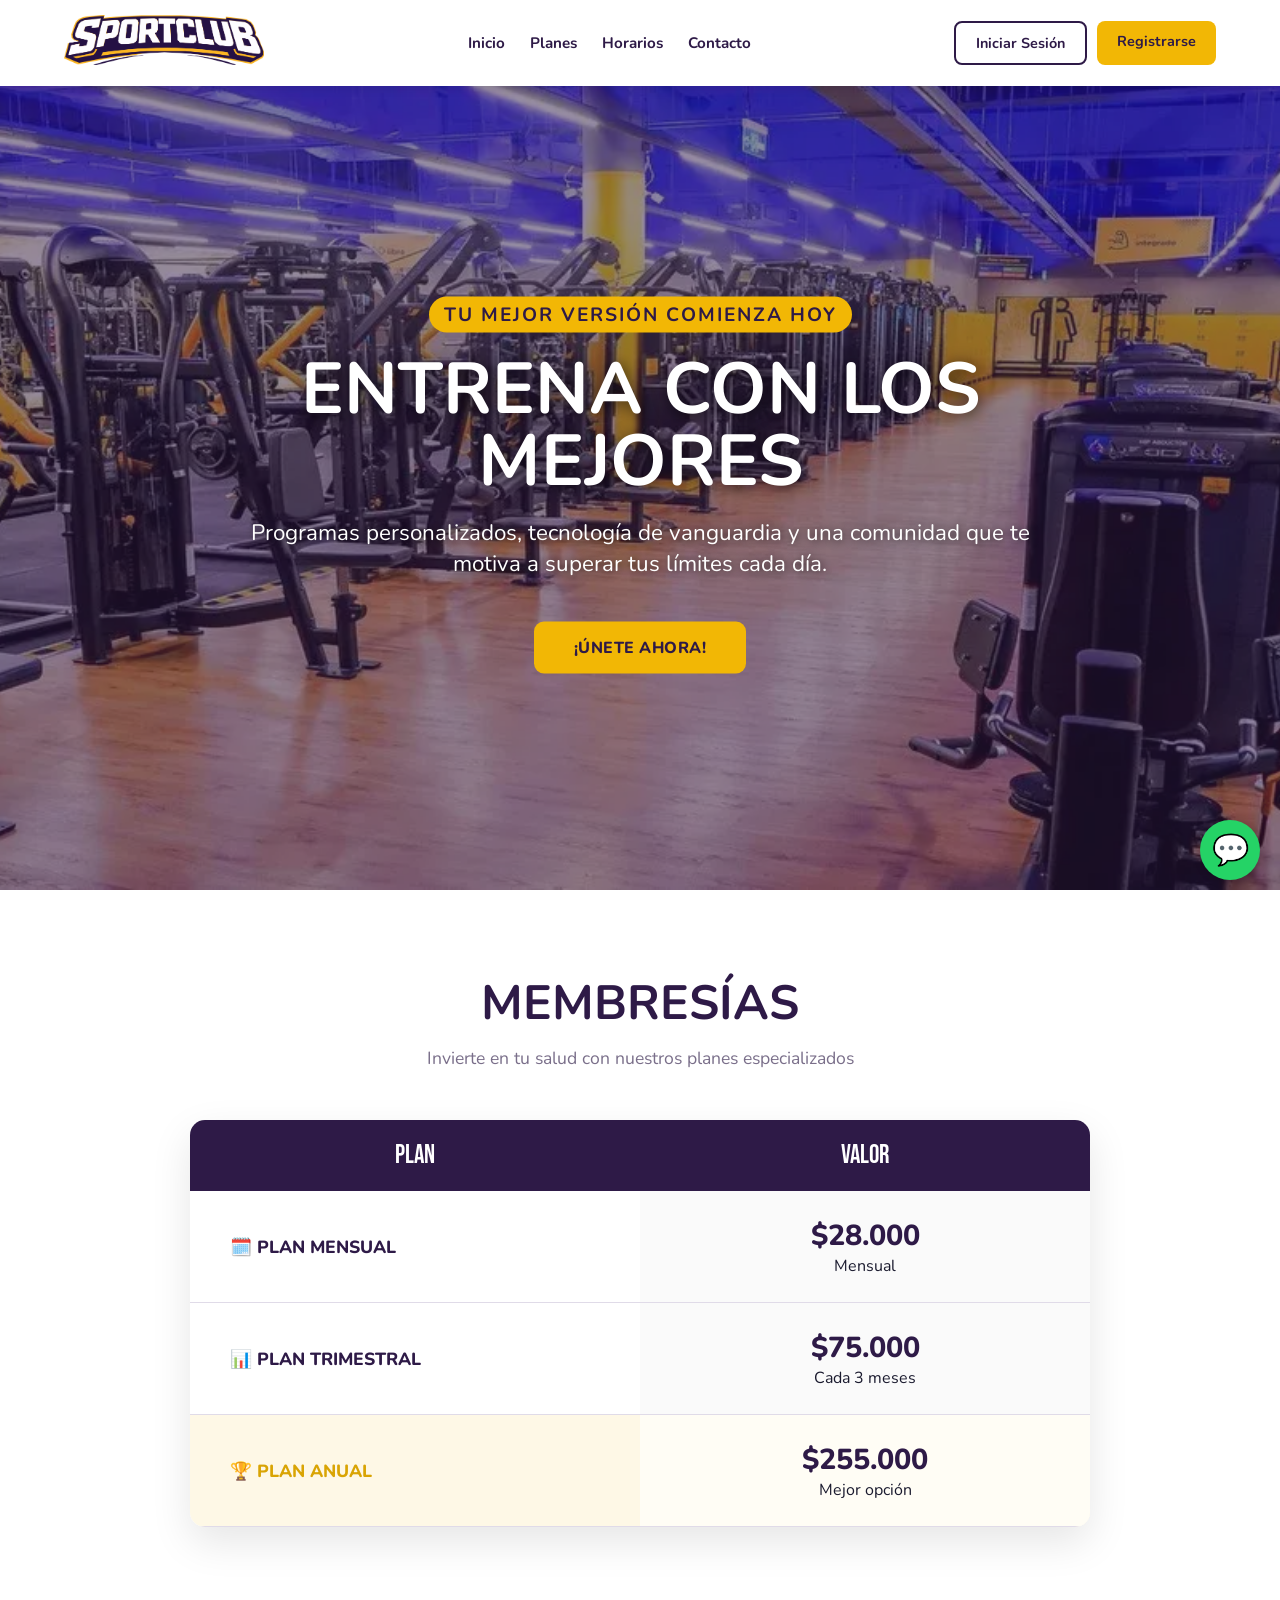
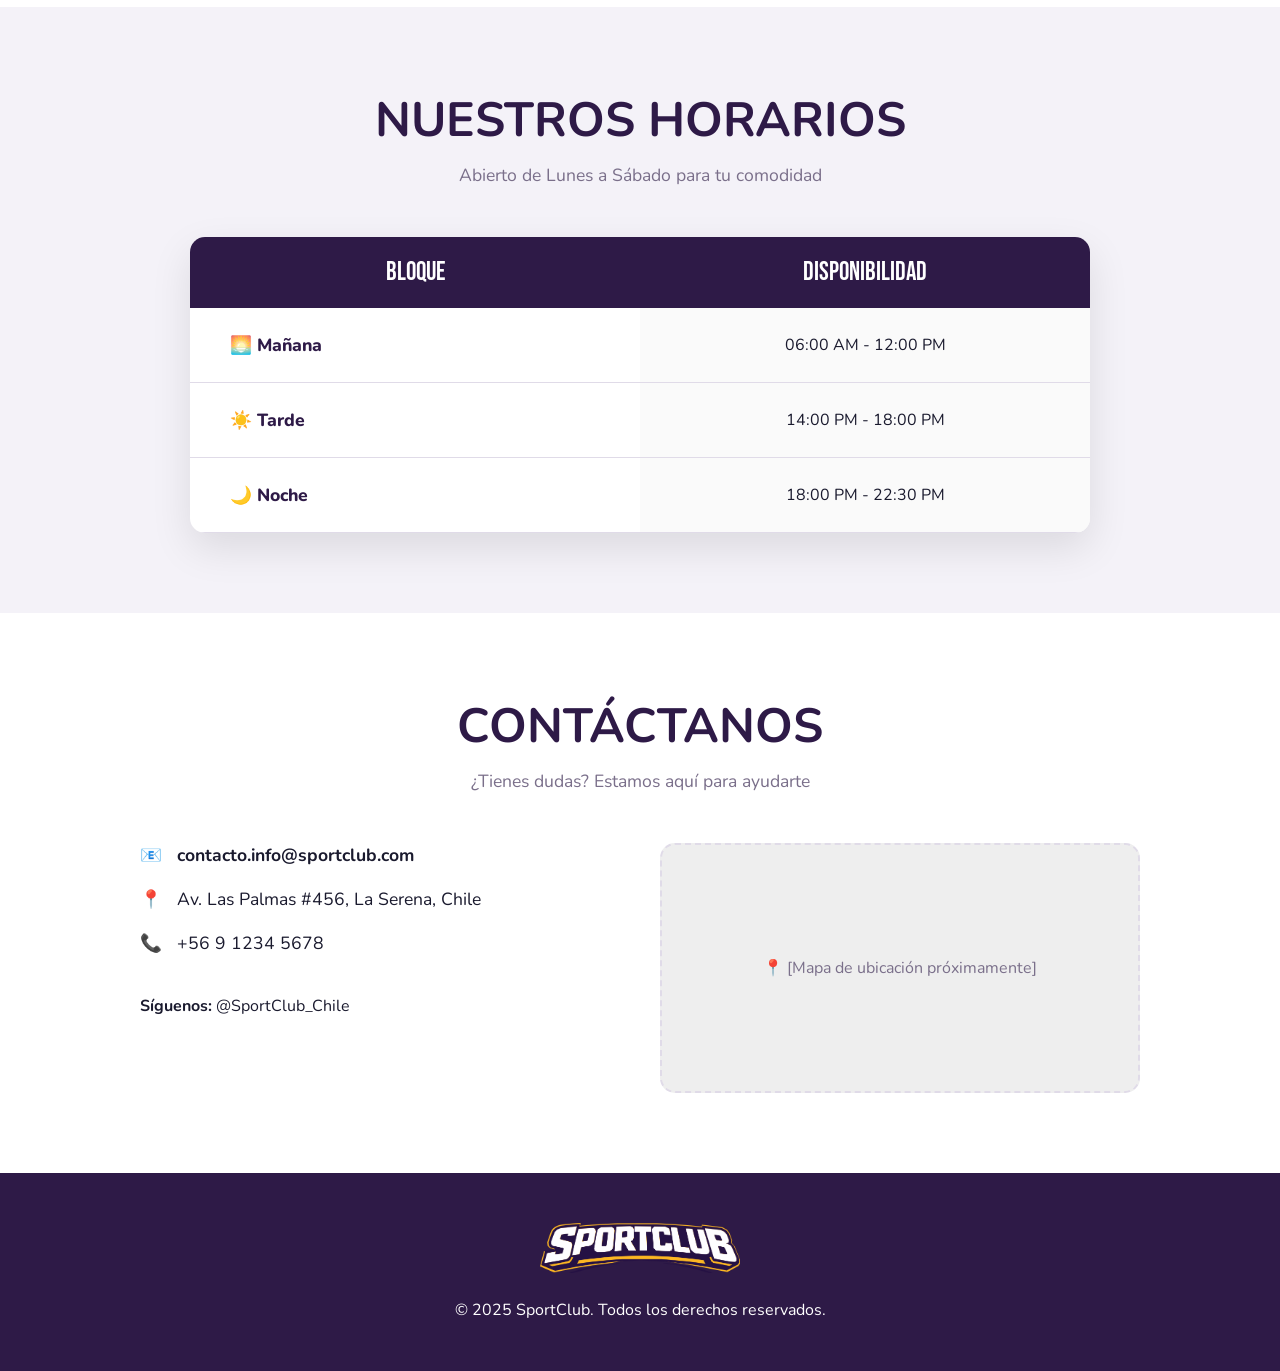
<file: index.html>
<!DOCTYPE html>
<html lang="es">
<head>
  <meta charset="UTF-8">
  <meta name="viewport" content="width=device-width, initial-scale=1.0">
  <title>SportClub – Tu mejor versión comienza hoy</title>
  <link rel="stylesheet" href="CSS/styles.css">
  <style>
    body {
      overflow-x: hidden;
    }

    .site-header {
      display: flex;
      justify-content: space-between;
      align-items: center;
      padding: 15px 5%;
      background-color: var(--white);
      box-shadow: 0 2px 10px rgba(0,0,0,0.1);
      position: fixed;
      top: 0;
      width: 100%;
      z-index: 1000;
    }

    .site-header .logo-container img {
      height: 50px;
    }

    .main-nav ul {
      list-style: none;
      display: flex;
      gap: 25px;
    }

    .main-nav a {
      text-decoration: none;
      color: var(--purple-dark);
      font-weight: 700;
      font-size: 0.95rem;
      transition: color 0.3s;
    }

    .main-nav a:hover {
      color: var(--yellow-hover);
    }

    .header-auth {
      display: flex;
      gap: 10px;
    }

    .header-auth .btn-sm {
      padding: 10px 20px;
      font-size: 0.9rem;
      border-radius: 8px;
      text-decoration: none;
      font-weight: 700;
    }

    .btn-login {
      border: 2px solid var(--purple-dark);
      color: var(--purple-dark);
    }

    .btn-register {
      background-color: var(--yellow);
      color: var(--purple-dark);
    }

    .hero-carousel {
      position: relative;
      width: 100%;
      height: 90vh;
      margin-top: 80px;
      overflow: hidden;
    }

    .carousel-container {
      display: flex;
      width: 300%;
      height: 100%;
      animation: carouselSlide 15s infinite;
    }

    .carousel-item {
      width: 100%;
      height: 100%;
      background-size: cover;
      background-position: center;
      position: relative;
    }

    .carousel-item::after {
      content: '';
      position: absolute;
      top: 0;
      left: 0;
      width: 100%;
      height: 100%;
      background-color: rgba(46, 26, 71, 0.5);
    }

    @keyframes carouselSlide {
      0%, 20% { transform: translateX(0); }
      25%, 45% { transform: translateX(-33.33%); }
      50%, 70% { transform: translateX(-66.66%); }
      75%, 100% { transform: translateX(0); }
    }

    .hero-content {
      position: absolute;
      top: 50%;
      left: 50%;
      transform: translate(-50%, -50%);
      text-align: center;
      color: var(--white);
      z-index: 10;
      width: 90%;
      max-width: 800px;
    }

    .hero-content h1 {
      font-size: 4.5rem;
      line-height: 1;
      margin-bottom: 20px;
      text-shadow: 2px 2px 15px rgba(0,0,0,0.6);
    }

    .hero-content .landing-tagline {
      display: inline-block;
      font-size: 1.2rem;
      font-weight: 700;
      text-transform: uppercase;
      letter-spacing: 2px;
      background-color: var(--yellow);
      color: var(--purple-dark);
      padding: 5px 15px;
      margin-bottom: 20px;
    }

    .hero-content p {
      font-size: 1.4rem;
      margin-bottom: 35px;
      text-shadow: 1px 1px 8px rgba(0,0,0,0.7);
    }

    .planes-section, .horarios-section, .contacto-section {
      padding: 80px 5%;
      background-color: var(--white);
    }

    .section-title {
      text-align: center;
      color: var(--purple-dark);
      font-size: 3rem;
      margin-bottom: 10px;
    }

    .section-subtitle {
      text-align: center;
      color: var(--text-muted);
      margin-bottom: 50px;
      font-size: 1.1rem;
    }

    .pricing-table, .horarios-table {
      max-width: 900px;
      margin: 0 auto;
      background-color: var(--white);
      border-radius: 15px;
      overflow: hidden;
      box-shadow: 0 15px 40px rgba(0,0,0,0.1);
    }

    .pricing-header, .horarios-header {
      display: grid;
      grid-template-columns: 1fr 1fr;
      background-color: var(--purple-dark);
      color: var(--white);
      font-family: 'Bebas Neue', sans-serif;
      font-size: 1.6rem;
      text-align: center;
      padding: 20px 0;
    }

    .pricing-row, .horarios-row {
      display: grid;
      grid-template-columns: 1fr 1fr;
      border-bottom: 1px solid var(--gray-mid);
    }

    .plan-name-col, .horario-col {
      padding: 25px 40px;
      display: flex;
      align-items: center;
      gap: 15px;
      color: var(--purple-dark);
      font-weight: 800;
      font-size: 1.1rem;
    }

    .price-col, .actividad-col {
      padding: 25px 40px;
      text-align: center;
      display: flex;
      flex-direction: column;
      justify-content: center;
      background-color: #fafafa;
    }

    .price-value {
      font-size: 1.8rem;
      font-weight: 800;
      color: var(--purple-dark);
    }

    .contacto-grid {
      display: grid;
      grid-template-columns: 1fr 1fr;
      gap: 40px;
      max-width: 1000px;
      margin: 0 auto;
    }

    .contacto-info {
      display: flex;
      flex-direction: column;
      gap: 20px;
    }

    .info-item {
      display: flex;
      align-items: center;
      gap: 15px;
      font-size: 1.1rem;
    }

    .info-item i {
      font-size: 1.5rem;
      color: var(--purple-dark);
    }

    .map-placeholder {
      width: 100%;
      height: 250px;
      background-color: #eee;
      border-radius: 15px;
      display: flex;
      align-items: center;
      justify-content: center;
      color: var(--text-muted);
      border: 2px dashed var(--gray-mid);
    }

    .whatsapp-float {
      position: fixed;
      bottom: 20px;
      right: 20px;
      background-color: #25d366;
      color: white;
      width: 60px;
      height: 60px;
      border-radius: 50%;
      display: flex;
      align-items: center;
      justify-content: center;
      font-size: 30px;
      box-shadow: 2px 2px 10px rgba(0,0,0,0.2);
      text-decoration: none;
      z-index: 1000;
    }

    .site-footer {
      background-color: var(--purple-dark);
      color: white;
      padding: 50px 5%;
      text-align: center;
    }

    @media (max-width: 768px) {
      .main-nav { display: none; }
      .hero-content h1 { font-size: 3rem; }
      .contacto-grid { grid-template-columns: 1fr; }
    }
  </style>
</head>
<body>

  <header class="site-header">
    <div class="logo-container">
      <img src="logo_empresa_letra_v1.png" alt="SportClub">
    </div>
    <nav class="main-nav">
      <ul>
        <li><a href="#">Inicio</a></li>
        <li><a href="#planes">Planes</a></li>
        <li><a href="#horarios">Horarios</a></li>
        <li><a href="#contacto">Contacto</a></li>
      </ul>
    </nav>
    <div class="header-auth">
      <a href="login.html" class="btn-sm btn-login">Iniciar Sesión</a>
      <a href="register.html" class="btn-sm btn-register">Registrarse</a>
    </div>
  </header>

  <section class="hero-carousel">
    <div class="carousel-container">
      <div class="carousel-item" style="background-image: url('img/gim1.webp');"></div>
      <div class="carousel-item" style="background-image: url('img/gim2.webp');"></div>
      <div class="carousel-item" style="background-image: url('img/gim3.jpg');"></div>
    </div>
    <div class="hero-content">
      <span class="landing-tagline">Tu mejor versión comienza hoy</span>
      <h1>ENTRENA CON LOS MEJORES</h1>
      <p>Programas personalizados, tecnología de vanguardia y una comunidad que te motiva a superar tus límites cada día.</p>
      <div style="display:flex; gap:15px; justify-content:center;">
        <a href="register.html" class="btn-primary btn-yellow" style="width:auto; padding:15px 40px; text-decoration:none;">¡ÚNETE AHORA!</a>
      </div>
    </div>
  </section>

  <section id="planes" class="planes-section">
    <h2 class="section-title">MEMBRESÍAS</h2>
    <p class="section-subtitle">Invierte en tu salud con nuestros planes especializados</p>
    <div class="pricing-table">
      <div class="pricing-header">
        <div>PLAN</div>
        <div>VALOR</div>
      </div>
      <div class="pricing-row">
        <div class="plan-name-col">🗓️ PLAN MENSUAL</div>
        <div class="price-col">
          <span class="price-value">$28.000</span>
          <span class="price-duration">Mensual</span>
        </div>
      </div>
      <div class="pricing-row">
        <div class="plan-name-col">📊 PLAN TRIMESTRAL</div>
        <div class="price-col">
          <span class="price-value">$75.000</span>
          <span class="price-duration">Cada 3 meses</span>
        </div>
      </div>
      <div class="pricing-row" style="background-color: #fef8e6;">
        <div class="plan-name-col" style="color:#d9a404;">🏆 PLAN ANUAL</div>
        <div class="price-col" style="background-color: #fffdf5;">
          <span class="price-value">$255.000</span>
          <span class="price-duration">Mejor opción</span>
        </div>
      </div>
    </div>
  </section>

  <section id="horarios" class="horarios-section" style="background-color: var(--gray-light);">
    <h2 class="section-title">NUESTROS HORARIOS</h2>
    <p class="section-subtitle">Abierto de Lunes a Sábado para tu comodidad</p>
    <div class="horarios-table">
      <div class="horarios-header">
        <div>BLOQUE</div>
        <div>DISPONIBILIDAD</div>
      </div>
      <div class="horarios-row">
        <div class="horario-col">🌅 Mañana</div>
        <div class="actividad-col">06:00 AM - 12:00 PM</div>
      </div>
      <div class="horarios-row">
        <div class="horario-col">☀️ Tarde</div>
        <div class="actividad-col">14:00 PM - 18:00 PM</div>
      </div>
      <div class="horarios-row">
        <div class="horario-col">🌙 Noche</div>
        <div class="actividad-col">18:00 PM - 22:30 PM</div>
      </div>
    </div>
  </section>

  <section id="contacto" class="contacto-section">
    <h2 class="section-title">CONTÁCTANOS</h2>
    <p class="section-subtitle">¿Tienes dudas? Estamos aquí para ayudarte</p>
    <div class="contacto-grid">
      <div class="contacto-info">
        <div class="info-item">
          <span>📧</span>
          <strong>contacto.info@sportclub.com</strong>
        </div>
        <div class="info-item">
          <span>📍</span>
          <span>Av. Las Palmas #456, La Serena, Chile</span>
        </div>
        <div class="info-item">
          <span>📞</span>
          <span>+56 9 1234 5678</span>
        </div>
        <div style="margin-top:20px;">
            <p><strong>Síguenos:</strong> @SportClub_Chile</p>
        </div>
      </div>
      <div class="map-placeholder">
        📍 [Mapa de ubicación próximamente]
      </div>
    </div>
  </section>

  <a href="#" class="whatsapp-float">💬</a>

  <footer class="site-footer">
    <img src="logo_empresa_letra_v1.png" alt="SportClub" style="height:50px; margin-bottom:20px;">
    <p>© 2025 SportClub. Todos los derechos reservados.</p>
  </footer>

</body>
</html>
</file>
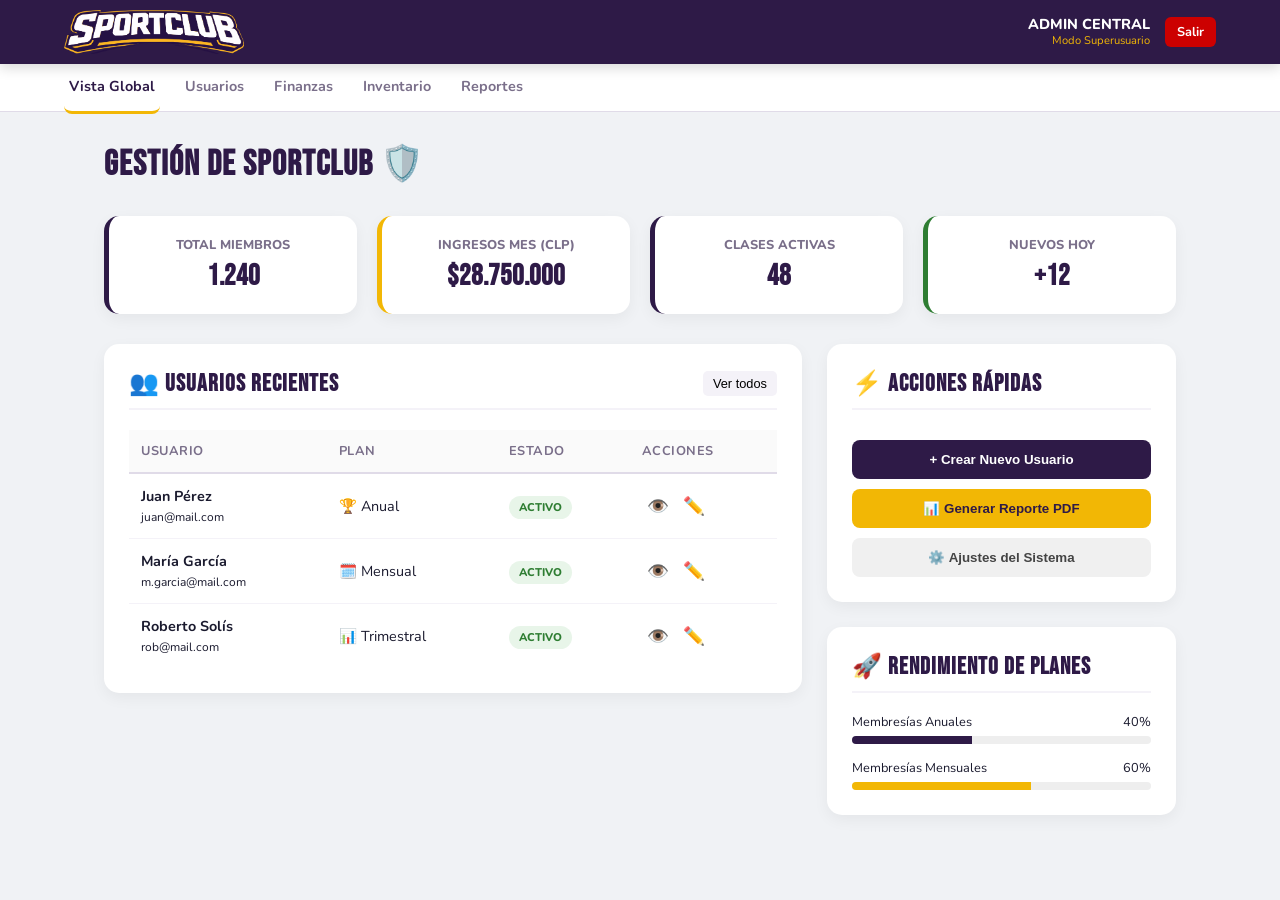
<file: dashboard-admin.html>
<!DOCTYPE html>
<html lang="es">
<head>
  <meta charset="UTF-8">
  <meta name="viewport" content="width=device-width, initial-scale=1.0">
  <title>Panel Control – SportClub</title>
  <link rel="stylesheet" href="CSS/styles.css">
  <style>
    body.dashboard {
      background-color: #f0f2f5;
    }

    .dash-header {
      background-color: var(--purple-dark);
      padding: 10px 5%;
      display: flex;
      justify-content: space-between;
      align-items: center;
      box-shadow: 0 4px 12px rgba(0,0,0,0.15);
    }

    .dash-header img {
      height: 45px;
    }

    .dash-nav {
      background: white;
      padding: 0 5%;
      display: flex;
      gap: 20px;
      border-bottom: 1px solid var(--gray-mid);
    }

    .dash-nav a {
      padding: 15px 5px;
      text-decoration: none;
      color: var(--text-muted);
      font-weight: 700;
      font-size: 0.9rem;
      border-bottom: 3px solid transparent;
      transition: all 0.3s;
    }

    .dash-nav a.active, .dash-nav a:hover {
      color: var(--purple-dark);
      border-bottom-color: var(--yellow);
    }

    .dash-main {
      padding: 30px 5%;
      max-width: 1200px;
      margin: 0 auto;
    }

    .stat-grid {
      display: grid;
      grid-template-columns: repeat(auto-fit, minmax(200px, 1fr));
      gap: 20px;
      margin-bottom: 30px;
    }

    .stat-card {
      background: white;
      padding: 20px;
      border-radius: 15px;
      box-shadow: 0 5px 15px rgba(0,0,0,0.05);
      border-left: 5px solid var(--purple-dark);
    }

    .stat-card span {
      display: block;
      font-size: 0.8rem;
      color: var(--text-muted);
      font-weight: 800;
      text-transform: uppercase;
      margin-bottom: 5px;
    }

    .stat-card strong {
      font-size: 1.8rem;
      color: var(--purple-dark);
      font-family: 'Bebas Neue', sans-serif;
    }

    .dashboard-content {
      display: grid;
      grid-template-columns: 2fr 1fr;
      gap: 25px;
    }

    .card {
      background: white;
      padding: 25px;
      border-radius: 15px;
      box-shadow: 0 5px 15px rgba(0,0,0,0.05);
      margin-bottom: 25px;
    }

    .card h3 {
      font-family: 'Bebas Neue', sans-serif;
      font-size: 1.5rem;
      margin-bottom: 20px;
      color: var(--purple-dark);
      display: flex;
      align-items: center;
      justify-content: space-between;
      border-bottom: 2px solid var(--gray-light);
      padding-bottom: 10px;
    }

    .dash-table {
      width: 100%;
      border-collapse: collapse;
    }

    .dash-table th {
      text-align: left;
      font-size: 0.8rem;
      color: var(--text-muted);
      padding: 12px;
      background: #fafafa;
    }

    .dash-table td {
      padding: 12px;
      border-top: 1px solid #f0f0f0;
      font-size: 0.9rem;
    }

    .status-pill {
      padding: 4px 10px;
      border-radius: 20px;
      font-size: 0.7rem;
      font-weight: 800;
      text-transform: uppercase;
    }

    .status-pill.active { background: #e8f5e9; color: #2e7d32; }
    .status-pill.pending { background: #fff3e0; color: #ef6c00; }

    .btn-icon {
      background: none;
      border: none;
      cursor: pointer;
      font-size: 1.1rem;
      padding: 5px;
      transition: transform 0.2s;
    }

    .btn-icon:hover { transform: scale(1.2); }

    .admin-action-btn {
      width: 100%;
      padding: 12px;
      background: var(--purple-dark);
      color: white;
      border: none;
      border-radius: 8px;
      font-weight: 700;
      cursor: pointer;
      margin-top: 10px;
    }

    @media (max-width: 900px) {
      .dashboard-content { grid-template-columns: 1fr; }
    }
  </style>
</head>
<body class="dashboard">

  <header class="dash-header">
    <img src="logo_empresa_letra_v1.png" alt="SportClub">
    <div style="display: flex; gap: 15px; align-items: center;">
      <div style="text-align: right; line-height: 1;">
        <div style="color: white; font-weight: 800; font-size: 0.9rem;">ADMIN CENTRAL</div>
        <small style="color: var(--yellow); font-size: 0.7rem;">Modo Superusuario</small>
      </div>
      <a href="index.html" style="text-decoration: none; background: #cc0000; color: white; padding: 6px 12px; border-radius: 6px; font-size: 0.8rem; font-weight: 700;">Salir</a>
    </div>
  </header>

  <nav class="dash-nav">
    <a href="#" class="active">Vista Global</a>
    <a href="#usuarios">Usuarios</a>
    <a href="#pagos">Finanzas</a>
    <a href="#inventario">Inventario</a>
    <a href="#reportes">Reportes</a>
  </nav>

  <main class="dash-main">
    
    <div style="margin-bottom: 30px;">
      <h2 style="color: var(--purple-dark); font-family: 'Bebas Neue', sans-serif; font-size: 2.2rem; letter-spacing: 1px;">Gestión de SportClub 🛡️</h2>
    </div>

    <div class="stat-grid">
      <div class="stat-card">
        <span>Total Miembros</span>
        <strong>1.240</strong>
      </div>
      <div class="stat-card" style="border-left-color: var(--yellow);">
        <span>Ingresos Mes (CLP)</span>
        <strong>$28.750.000</strong>
      </div>
      <div class="stat-card">
        <span>Clases Activas</span>
        <strong>48</strong>
      </div>
      <div class="stat-card" style="border-left-color: #2e7d32;">
        <span>Nuevos Hoy</span>
        <strong>+12</strong>
      </div>
    </div>

    <div class="dashboard-content">
      
      <div class="left-col">
        <div class="card">
          <h3>👥 Usuarios Recientes <button style="font-size: 0.8rem; background: var(--gray-light); border: none; padding: 5px 10px; border-radius: 5px; cursor: pointer;">Ver todos</button></h3>
          <table class="dash-table">
            <thead>
              <tr>
                <th>Usuario</th>
                <th>Plan</th>
                <th>Estado</th>
                <th>Acciones</th>
              </tr>
            </thead>
            <tbody>
              <tr>
                <td><strong>Juan Pérez</strong><br><small>juan@mail.com</small></td>
                <td>🏆 Anual</td>
                <td><span class="status-pill active">Activo</span></td>
                <td><button class="btn-icon">👁️</button> <button class="btn-icon">✏️</button></td>
              </tr>
              <tr>
                <td><strong>María García</strong><br><small>m.garcia@mail.com</small></td>
                <td>🗓️ Mensual</td>
                <td><span class="status-pill active">Activo</span></td>
                <td><button class="btn-icon">👁️</button> <button class="btn-icon">✏️</button></td>
              </tr>
              <tr>
                <td><strong>Roberto Solís</strong><br><small>rob@mail.com</small></td>
                <td>📊 Trimestral</td>
                <td><span class="status-pill active">Activo</span></td>
                <td><button class="btn-icon">👁️</button> <button class="btn-icon">✏️</button></td>
              </tr>
            </tbody>
          </table>
        </div>
      </div>

      <div class="right-col">
        <div class="card">
          <h3>⚡ Acciones Rápidas</h3>
          <button class="admin-action-btn">+ Crear Nuevo Usuario</button>
          <button class="admin-action-btn" style="background: var(--yellow); color: var(--purple-dark);">📊 Generar Reporte PDF</button>
          <button class="admin-action-btn" style="background: #f0f0f0; color: #444;">⚙️ Ajustes del Sistema</button>
        </div>

        <div class="card">
          <h3>🚀 Rendimiento de Planes</h3>
          <div style="margin-bottom: 15px;">
            <div style="display: flex; justify-content: space-between; font-size: 0.8rem; margin-bottom: 5px;">
              <span>Membresías Anuales</span>
              <span>40%</span>
            </div>
            <div style="background: #eee; height: 8px; border-radius: 4px; overflow: hidden;">
              <div style="background: var(--purple-dark); width: 40%; height: 100%;"></div>
            </div>
          </div>
          <div>
            <div style="display: flex; justify-content: space-between; font-size: 0.8rem; margin-bottom: 5px;">
              <span>Membresías Mensuales</span>
              <span>60%</span>
            </div>
            <div style="background: #eee; height: 8px; border-radius: 4px; overflow: hidden;">
              <div style="background: var(--yellow); width: 60%; height: 100%;"></div>
            </div>
          </div>
        </div>
      </div>

    </div>
  </main>

</body>
</html>
</file>
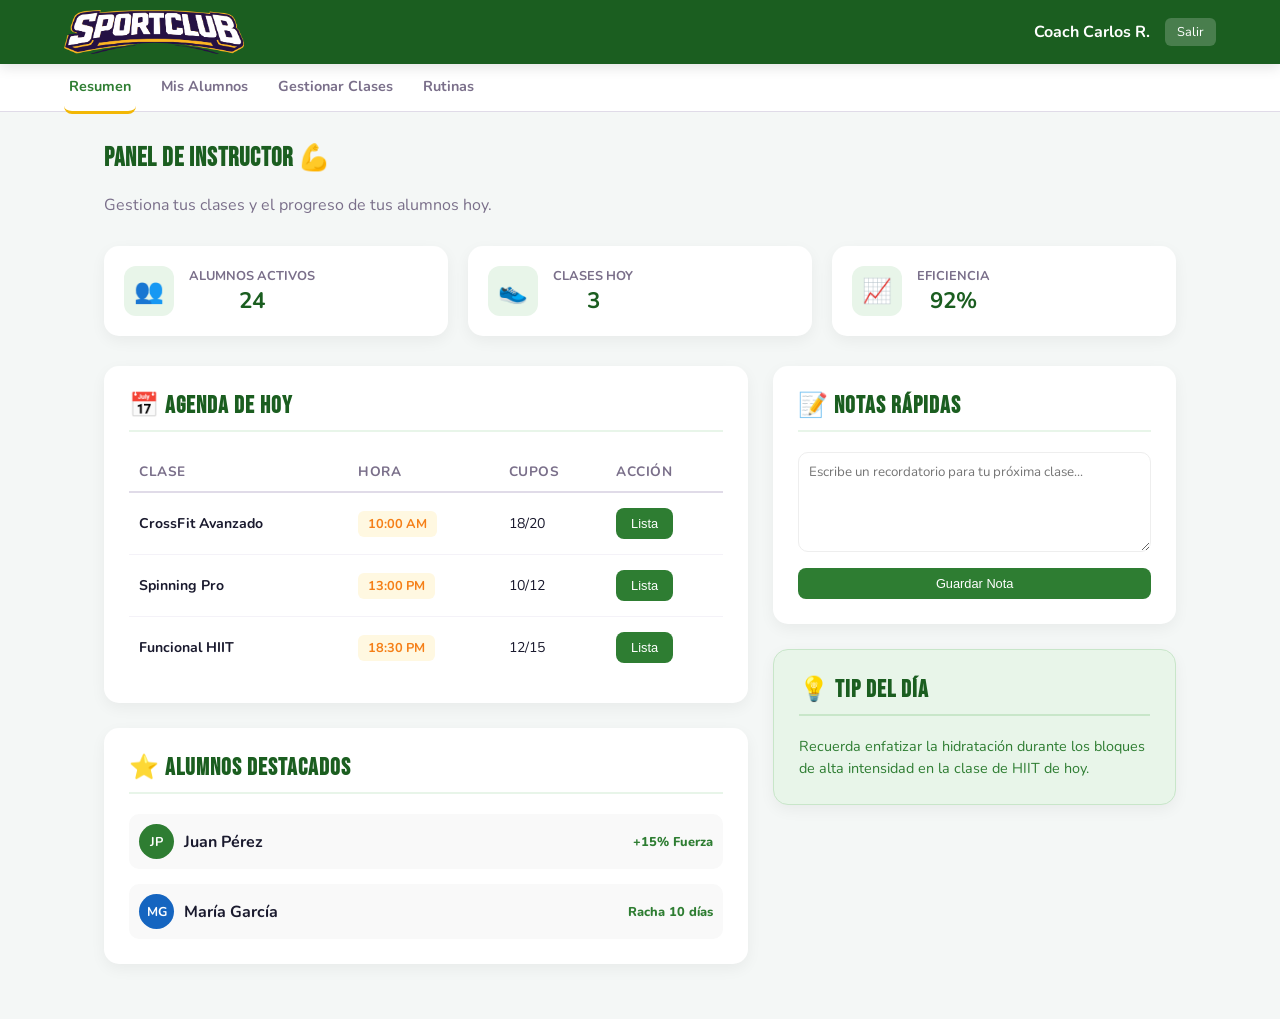
<file: dashboard-coach.html>
<!DOCTYPE html>
<html lang="es">
<head>
  <meta charset="UTF-8">
  <meta name="viewport" content="width=device-width, initial-scale=1.0">
  <title>Panel Coach – SportClub</title>
  <link rel="stylesheet" href="CSS/styles.css">
  <style>
    body.dashboard {
      background-color: #f4f7f6;
    }

    .dash-header {
      background-color: #1b5e20;
      padding: 10px 5%;
      display: flex;
      justify-content: space-between;
      align-items: center;
      box-shadow: 0 4px 12px rgba(0,0,0,0.1);
    }

    .dash-header img {
      height: 45px;
    }

    .dash-nav {
      background: white;
      padding: 0 5%;
      display: flex;
      gap: 20px;
      border-bottom: 1px solid var(--gray-mid);
    }

    .dash-nav a {
      padding: 15px 5px;
      text-decoration: none;
      color: var(--text-muted);
      font-weight: 700;
      font-size: 0.9rem;
      border-bottom: 3px solid transparent;
      transition: all 0.3s;
    }

    .dash-nav a.active, .dash-nav a:hover {
      color: #2e7d32;
      border-bottom-color: var(--yellow);
    }

    .dash-main {
      padding: 30px 5%;
      max-width: 1200px;
      margin: 0 auto;
    }

    .stat-grid {
      display: grid;
      grid-template-columns: repeat(auto-fit, minmax(220px, 1fr));
      gap: 20px;
      margin-bottom: 30px;
    }

    .stat-card {
      background: white;
      padding: 20px;
      border-radius: 15px;
      display: flex;
      align-items: center;
      gap: 15px;
      box-shadow: 0 5px 15px rgba(0,0,0,0.05);
    }

    .stat-icon {
      width: 50px;
      height: 50px;
      background: #e8f5e9;
      border-radius: 12px;
      display: flex;
      align-items: center;
      justify-content: center;
      font-size: 1.5rem;
    }

    .stat-info span {
      display: block;
      font-size: 0.8rem;
      color: var(--text-muted);
      font-weight: 700;
      text-transform: uppercase;
    }

    .stat-info strong {
      font-size: 1.4rem;
      color: #1b5e20;
    }

    .dashboard-content {
      display: grid;
      grid-template-columns: 1.6fr 1fr;
      gap: 25px;
    }

    .card {
      background: white;
      padding: 25px;
      border-radius: 15px;
      box-shadow: 0 5px 15px rgba(0,0,0,0.05);
      margin-bottom: 25px;
    }

    .card h3 {
      font-family: 'Bebas Neue', sans-serif;
      font-size: 1.5rem;
      margin-bottom: 20px;
      color: #1b5e20;
      display: flex;
      align-items: center;
      gap: 10px;
      border-bottom: 2px solid #e8f5e9;
      padding-bottom: 10px;
    }

    .dash-table {
      width: 100%;
      border-collapse: collapse;
    }

    .dash-table th {
      text-align: left;
      font-size: 0.85rem;
      color: var(--text-muted);
      padding: 10px;
    }

    .dash-table td {
      padding: 15px 10px;
      border-top: 1px solid #f0f0f0;
    }

    .user-avatar {
      width: 35px;
      height: 35px;
      background: #2e7d32;
      color: white;
      border-radius: 50%;
      display: flex;
      align-items: center;
      justify-content: center;
      font-weight: 700;
      font-size: 0.8rem;
    }

    .badge-time {
      background: #fff8e1;
      color: #f57f17;
      padding: 4px 10px;
      border-radius: 6px;
      font-weight: 700;
      font-size: 0.8rem;
    }

    .btn-action {
      background: #2e7d32;
      color: white;
      border: none;
      padding: 8px 15px;
      border-radius: 8px;
      font-size: 0.8rem;
      cursor: pointer;
    }

    @media (max-width: 900px) {
      .dashboard-content { grid-template-columns: 1fr; }
    }
  </style>
</head>
<body class="dashboard">

  <header class="dash-header">
    <img src="logo_empresa_letra_v1.png" alt="SportClub">
    <div style="display: flex; gap: 15px; align-items: center;">
      <span style="color: white; font-weight: 700;">Coach Carlos R.</span>
      <a href="index.html" style="text-decoration: none; background: rgba(255,255,255,0.2); color: white; padding: 5px 12px; border-radius: 6px; font-size: 0.8rem;">Salir</a>
    </div>
  </header>

  <nav class="dash-nav">
    <a href="#" class="active">Resumen</a>
    <a href="#alumnos">Mis Alumnos</a>
    <a href="#clases">Gestionar Clases</a>
    <a href="#rutinas">Rutinas</a>
  </nav>

  <main class="dash-main">
    
    <div style="margin-bottom: 30px;">
      <h2 style="color: #1b5e20;">Panel de Instructor 💪</h2>
      <p style="color: var(--text-muted);">Gestiona tus clases y el progreso de tus alumnos hoy.</p>
    </div>

    <div class="stat-grid">
      <div class="stat-card">
        <div class="stat-icon">👥</div>
        <div class="stat-info">
          <span>Alumnos Activos</span>
          <strong>24</strong>
        </div>
      </div>
      <div class="stat-card">
        <div class="stat-icon">👟</div>
        <div class="stat-info">
          <span>Clases Hoy</span>
          <strong>3</strong>
        </div>
      </div>
      <div class="stat-card">
        <div class="stat-icon">📈</div>
        <div class="stat-info">
          <span>Eficiencia</span>
          <strong>92%</strong>
        </div>
      </div>
    </div>

    <div class="dashboard-content">
      
      <div class="left-col">
        <div class="card">
          <h3>📅 Agenda de Hoy</h3>
          <table class="dash-table">
            <thead>
              <tr>
                <th>Clase</th>
                <th>Hora</th>
                <th>Cupos</th>
                <th>Acción</th>
              </tr>
            </thead>
            <tbody>
              <tr>
                <td><strong>CrossFit Avanzado</strong></td>
                <td><span class="badge-time">10:00 AM</span></td>
                <td>18/20</td>
                <td><button class="btn-action">Lista</button></td>
              </tr>
              <tr>
                <td><strong>Spinning Pro</strong></td>
                <td><span class="badge-time">13:00 PM</span></td>
                <td>10/12</td>
                <td><button class="btn-action">Lista</button></td>
              </tr>
              <tr>
                <td><strong>Funcional HIIT</strong></td>
                <td><span class="badge-time">18:30 PM</span></td>
                <td>12/15</td>
                <td><button class="btn-action">Lista</button></td>
              </tr>
            </tbody>
          </table>
        </div>

        <div class="card">
          <h3>⭐ Alumnos Destacados</h3>
          <div style="display: flex; flex-direction: column; gap: 15px;">
            <div style="display: flex; align-items: center; justify-content: space-between; padding: 10px; background: #f9f9f9; border-radius: 10px;">
              <div style="display: flex; align-items: center; gap: 10px;">
                <div class="user-avatar">JP</div>
                <span style="font-weight: 700;">Juan Pérez</span>
              </div>
              <span style="color: #2e7d32; font-size: 0.8rem; font-weight: 800;">+15% Fuerza</span>
            </div>
            <div style="display: flex; align-items: center; justify-content: space-between; padding: 10px; background: #f9f9f9; border-radius: 10px;">
              <div style="display: flex; align-items: center; gap: 10px;">
                <div class="user-avatar" style="background: #1565C0;">MG</div>
                <span style="font-weight: 700;">María García</span>
              </div>
              <span style="color: #2e7d32; font-size: 0.8rem; font-weight: 800;">Racha 10 días</span>
            </div>
          </div>
        </div>
      </div>

      <div class="right-col">
        <div class="card">
          <h3>📝 Notas Rápidas</h3>
          <textarea placeholder="Escribe un recordatorio para tu próxima clase..." style="width: 100%; height: 100px; border: 1px solid #eee; border-radius: 10px; padding: 10px; font-family: inherit; margin-bottom: 10px;"></textarea>
          <button class="btn-action" style="width: 100%;">Guardar Nota</button>
        </div>

        <div class="card" style="background: #e8f5e9; border: 1px solid #c8e6c9;">
          <h3 style="border-bottom-color: #c8e6c9;">💡 Tip del Día</h3>
          <p style="font-size: 0.9rem; color: #2e7d32; line-height: 1.5;">Recuerda enfatizar la hidratación durante los bloques de alta intensidad en la clase de HIIT de hoy.</p>
        </div>
      </div>

    </div>
  </main>

</body>
</html>
</file>
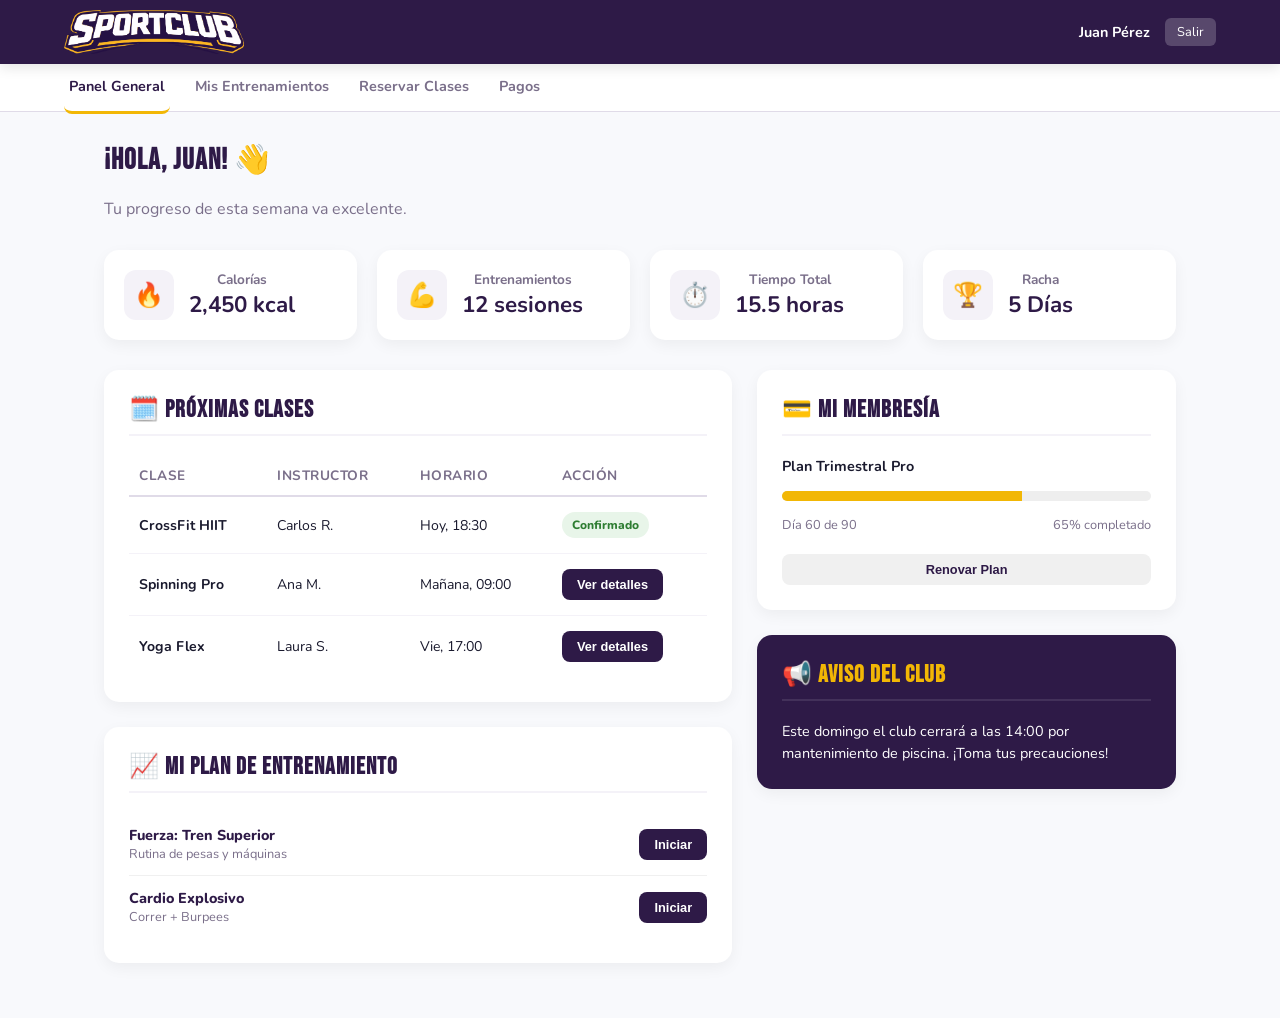
<file: dashboard-user.html>
<!DOCTYPE html>
<html lang="es">
<head>
  <meta charset="UTF-8">
  <meta name="viewport" content="width=device-width, initial-scale=1.0">
  <title>Mi Panel – SportClub</title>
  <link rel="stylesheet" href="CSS/styles.css">
  <style>
    body.dashboard {
      background-color: #f8f9fc;
    }

    .dash-header {
      background-color: var(--purple-dark);
      padding: 10px 5%;
      display: flex;
      justify-content: space-between;
      align-items: center;
      box-shadow: 0 4px 12px rgba(0,0,0,0.1);
    }

    .dash-header img {
      height: 45px;
    }

    .dash-nav {
      background: white;
      padding: 0 5%;
      display: flex;
      gap: 20px;
      border-bottom: 1px solid var(--gray-mid);
    }

    .dash-nav a {
      padding: 15px 5px;
      text-decoration: none;
      color: var(--text-muted);
      font-weight: 700;
      font-size: 0.9rem;
      border-bottom: 3px solid transparent;
      transition: all 0.3s;
    }

    .dash-nav a.active, .dash-nav a:hover {
      color: var(--purple-dark);
      border-bottom-color: var(--yellow);
    }

    .dash-main {
      padding: 30px 5%;
      max-width: 1200px;
      margin: 0 auto;
    }

    .welcome-box {
      margin-bottom: 30px;
    }

    .stat-grid {
      display: grid;
      grid-template-columns: repeat(auto-fit, minmax(240px, 1fr));
      gap: 20px;
      margin-bottom: 30px;
    }

    .stat-card {
      background: white;
      padding: 20px;
      border-radius: 15px;
      display: flex;
      align-items: center;
      gap: 15px;
      box-shadow: 0 5px 15px rgba(0,0,0,0.05);
      transition: transform 0.3s;
    }

    .stat-card:hover {
      transform: translateY(-5px);
    }

    .stat-icon {
      width: 50px;
      height: 50px;
      background: var(--gray-light);
      border-radius: 12px;
      display: flex;
      align-items: center;
      justify-content: center;
      font-size: 1.5rem;
    }

    .stat-info span {
      display: block;
      font-size: 0.85rem;
      color: var(--text-muted);
      font-weight: 700;
    }

    .stat-info strong {
      font-size: 1.4rem;
      color: var(--purple-dark);
    }

    .dashboard-content {
      display: grid;
      grid-template-columns: 1.5fr 1fr;
      gap: 25px;
    }

    .card {
      background: white;
      padding: 25px;
      border-radius: 15px;
      box-shadow: 0 5px 15px rgba(0,0,0,0.05);
      margin-bottom: 25px;
    }

    .card h3 {
      font-family: 'Bebas Neue', sans-serif;
      font-size: 1.5rem;
      margin-bottom: 20px;
      color: var(--purple-dark);
      display: flex;
      align-items: center;
      gap: 10px;
      border-bottom: 2px solid var(--gray-light);
      padding-bottom: 10px;
    }

    .progress-container {
      background: #eee;
      height: 10px;
      border-radius: 5px;
      margin: 15px 0;
      overflow: hidden;
    }

    .progress-bar {
      background: var(--yellow);
      height: 100%;
      width: 65%;
    }

    .item-list {
      list-style: none;
    }

    .item-list li {
      display: flex;
      justify-content: space-between;
      align-items: center;
      padding: 12px 0;
      border-bottom: 1px solid #f0f0f0;
    }

    .item-list li:last-child {
      border-bottom: none;
    }

    .dash-table {
      width: 100%;
      border-collapse: collapse;
    }

    .dash-table th {
      text-align: left;
      font-size: 0.85rem;
      color: var(--text-muted);
      padding: 10px;
    }

    .dash-table td {
      padding: 15px 10px;
      border-top: 1px solid #f0f0f0;
    }

    .badge {
      padding: 5px 10px;
      border-radius: 20px;
      font-size: 0.75rem;
      font-weight: 800;
      background: #e8f5e9;
      color: #2e7d32;
    }

    .btn-action {
      background: var(--purple-dark);
      color: white;
      border: none;
      padding: 8px 15px;
      border-radius: 8px;
      font-size: 0.8rem;
      font-weight: 700;
      cursor: pointer;
      transition: 0.3s;
    }

    .btn-action:hover {
      background: var(--yellow);
      color: var(--purple-dark);
    }

    @media (max-width: 900px) {
      .dashboard-content { grid-template-columns: 1fr; }
    }
  </style>
</head>
<body class="dashboard">

  <header class="dash-header">
    <img src="logo_empresa_letra_v1.png" alt="SportClub">
    <div style="display: flex; gap: 15px; align-items: center;">
      <span style="color: white; font-weight: 700; font-size: 0.9rem;">Juan Pérez</span>
      <a href="index.html" style="text-decoration: none; background: rgba(255,255,255,0.2); color: white; padding: 5px 12px; border-radius: 6px; font-size: 0.8rem;">Salir</a>
    </div>
  </header>

  <nav class="dash-nav">
    <a href="#" class="active">Panel General</a>
    <a href="#entrenamientos">Mis Entrenamientos</a>
    <a href="#clases">Reservar Clases</a>
    <a href="#pagos">Pagos</a>
  </nav>

  <main class="dash-main">
    
    <div class="welcome-box">
      <h2 style="color: var(--purple-dark); font-size: 1.8rem;">¡Hola, Juan! 👋</h2>
      <p style="color: var(--text-muted);">Tu progreso de esta semana va excelente.</p>
    </div>

    <div class="stat-grid">
      <div class="stat-card">
        <div class="stat-icon">🔥</div>
        <div class="stat-info">
          <span>Calorías</span>
          <strong>2,450 kcal</strong>
        </div>
      </div>
      <div class="stat-card">
        <div class="stat-icon">💪</div>
        <div class="stat-info">
          <span>Entrenamientos</span>
          <strong>12 sesiones</strong>
        </div>
      </div>
      <div class="stat-card">
        <div class="stat-icon">⏱️</div>
        <div class="stat-info">
          <span>Tiempo Total</span>
          <strong>15.5 horas</strong>
        </div>
      </div>
      <div class="stat-card">
        <div class="stat-icon">🏆</div>
        <div class="stat-info">
          <span>Racha</span>
          <strong>5 Días</strong>
        </div>
      </div>
    </div>

    <div class="dashboard-content">
      
      <div class="left-col">
        <div class="card">
          <h3>🗓️ Próximas Clases</h3>
          <table class="dash-table">
            <thead>
              <tr>
                <th>Clase</th>
                <th>Instructor</th>
                <th>Horario</th>
                <th>Acción</th>
              </tr>
            </thead>
            <tbody>
              <tr>
                <td><strong>CrossFit HIIT</strong></td>
                <td>Carlos R.</td>
                <td>Hoy, 18:30</td>
                <td><span class="badge">Confirmado</span></td>
              </tr>
              <tr>
                <td><strong>Spinning Pro</strong></td>
                <td>Ana M.</td>
                <td>Mañana, 09:00</td>
                <td><button class="btn-action">Ver detalles</button></td>
              </tr>
              <tr>
                <td><strong>Yoga Flex</strong></td>
                <td>Laura S.</td>
                <td>Vie, 17:00</td>
                <td><button class="btn-action">Ver detalles</button></td>
              </tr>
            </tbody>
          </table>
        </div>

        <div class="card">
          <h3>📈 Mi Plan de Entrenamiento</h3>
          <ul class="item-list">
            <li>
              <div>
                <div style="font-weight: 800; color: var(--purple-dark);">Fuerza: Tren Superior</div>
                <div style="font-size: 0.8rem; color: var(--text-muted);">Rutina de pesas y máquinas</div>
              </div>
              <button class="btn-action">Iniciar</button>
            </li>
            <li>
              <div>
                <div style="font-weight: 800; color: var(--purple-dark);">Cardio Explosivo</div>
                <div style="font-size: 0.8rem; color: var(--text-muted);">Correr + Burpees</div>
              </div>
              <button class="btn-action">Iniciar</button>
            </li>
          </ul>
        </div>
      </div>

      <div class="right-col">
        <div class="card">
          <h3>💳 Mi Membresía</h3>
          <p style="font-size: 0.9rem; font-weight: 700;">Plan Trimestral Pro</p>
          <div class="progress-container">
            <div class="progress-bar"></div>
          </div>
          <div style="display: flex; justify-content: space-between; font-size: 0.8rem; color: var(--text-muted);">
            <span>Día 60 de 90</span>
            <span>65% completado</span>
          </div>
          <button class="btn-action" style="width: 100%; margin-top: 20px; background: #f0f0f0; color: var(--purple-dark);">Renovar Plan</button>
        </div>

        <div class="card" style="background: var(--purple-dark); color: white;">
          <h3 style="color: var(--yellow); border-color: rgba(255,255,255,0.1);">📢 Aviso del Club</h3>
          <p style="font-size: 0.9rem; line-height: 1.5;">Este domingo el club cerrará a las 14:00 por mantenimiento de piscina. ¡Toma tus precauciones!</p>
        </div>
      </div>

    </div>
  </main>

</body>
</html>
</file>
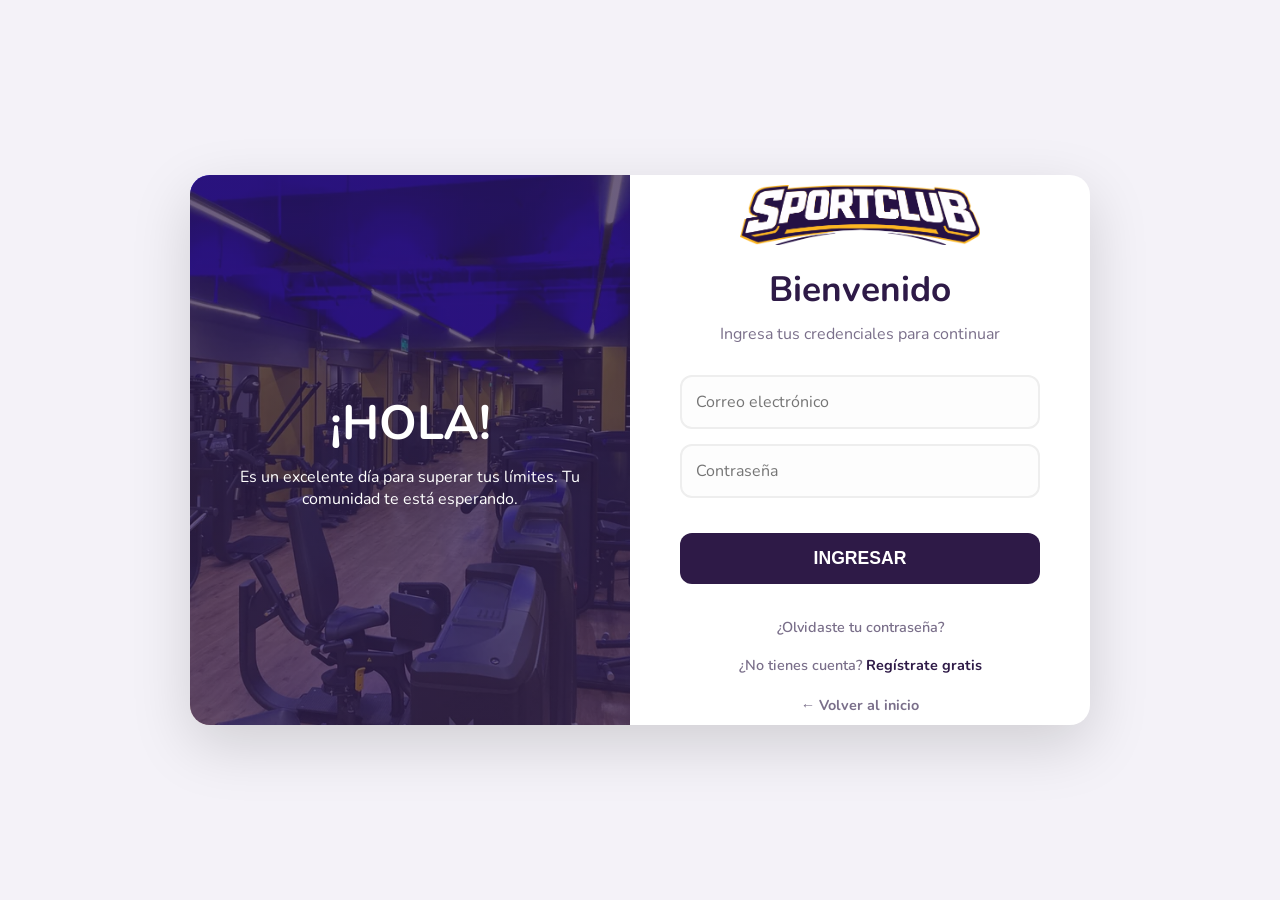
<file: login.html>
<!DOCTYPE html>
<html lang="es">
<head>
  <meta charset="UTF-8">
  <meta name="viewport" content="width=device-width, initial-scale=1.0">
  <title>Iniciar Sesión – SportClub</title>
  <link rel="stylesheet" href="CSS/styles.css">
  <style>
    body {
      margin: 0;
      padding: 0;
      height: 100vh;
      display: flex;
      align-items: center;
      justify-content: center;
      background: #f4f2f8;
    }

    .login-container {
      display: flex;
      width: 900px;
      height: 550px;
      background: white;
      border-radius: 20px;
      overflow: hidden;
      box-shadow: 0 20px 60px rgba(0,0,0,0.15);
    }

    .login-image {
      flex: 1;
      background: linear-gradient(rgba(46, 26, 71, 0.7), rgba(46, 26, 71, 0.7)), url('img/gim4.jpg');
      background-size: cover;
      background-position: center;
      display: flex;
      flex-direction: column;
      justify-content: center;
      align-items: center;
      color: white;
      padding: 40px;
      text-align: center;
    }

    .login-image h2 {
      font-size: 3rem;
      margin-bottom: 10px;
    }

    .login-form-side {
      flex: 1;
      padding: 50px;
      display: flex;
      flex-direction: column;
      justify-content: center;
    }

    .auth-logo {
      height: 60px;
      margin-bottom: 20px;
      align-self: center;
    }

    .login-form-side h1 {
      font-size: 2.2rem;
      color: var(--purple-dark);
      margin-bottom: 10px;
      text-align: center;
    }

    .subtitle {
      text-align: center;
      color: var(--text-muted);
      margin-bottom: 30px;
    }

    .form-group input {
      width: 100%;
      padding: 14px;
      border: 2px solid #eee;
      border-radius: 12px;
      font-size: 1rem;
      transition: all 0.3s;
      background: #fdfdfd;
    }

    .form-group input:focus {
      border-color: var(--purple-dark);
      background: white;
      box-shadow: 0 5px 15px rgba(46, 26, 71, 0.1);
      outline: none;
    }

    .btn-login-submit {
      width: 100%;
      padding: 15px;
      background-color: var(--purple-dark);
      color: white;
      border: none;
      border-radius: 12px;
      font-size: 1.1rem;
      font-weight: 800;
      cursor: pointer;
      transition: all 0.3s;
      margin-top: 10px;
    }

    .btn-login-submit:hover {
      background-color: var(--purple-mid);
      transform: translateY(-2px);
      box-shadow: 0 8px 20px rgba(46, 26, 71, 0.2);
    }

    .auth-links {
      margin-top: 25px;
      text-align: center;
      display: flex;
      flex-direction: column;
      gap: 10px;
    }

    .auth-links a {
      text-decoration: none;
      color: var(--text-muted);
      font-size: 0.9rem;
      transition: color 0.3s;
    }

    .auth-links a:hover {
      color: var(--purple-dark);
    }

    .auth-links strong {
      color: var(--purple-dark);
    }

    @media (max-width: 850px) {
      .login-image { display: none; }
      .login-container { width: 400px; height: auto; }
    }
  </style>
</head>
<body>

  <div class="login-container">
    
    <div class="login-image">
      <h2>¡HOLA!</h2>
      <p>Es un excelente día para superar tus límites. Tu comunidad te está esperando.</p>
    </div>

    <div class="login-form-side">
      <img src="logo_empresa_letra_v1.png" alt="SportClub" class="auth-logo">
      <h1>Bienvenido</h1>
      <p class="subtitle">Ingresa tus credenciales para continuar</p>

      <form onsubmit="return handleLogin(event)">
        <div class="form-group" style="margin-bottom: 15px;">
          <input type="email" id="email" placeholder="Correo electrónico" required>
        </div>

        <div class="form-group" style="margin-bottom: 25px;">
          <input type="password" id="password" placeholder="Contraseña" required>
        </div>

        <button type="submit" class="btn-login-submit">INGRESAR</button>
      </form>

      <div class="auth-links">
        <a href="recover.html">¿Olvidaste tu contraseña?</a>
        <a href="register.html">¿No tienes cuenta? <strong>Regístrate gratis</strong></a>
        <a href="index.html" style="margin-top:10px; font-weight:700;">← Volver al inicio</a>
      </div>
    </div>

  </div>

  <script>
    function handleLogin(event) {
      event.preventDefault();
      
      const email = document.getElementById('email').value.toLowerCase();
      let destino = 'dashboard-user.html';

      if (email === 'carlosr@coach.com') {
        destino = 'dashboard-coach.html';
      } else if (email.endsWith('@admin.com')) {
        destino = 'dashboard-admin.html';
      }

      window.location.href = destino;
      return false;
    }
  </script>

</body>
</html>
</file>
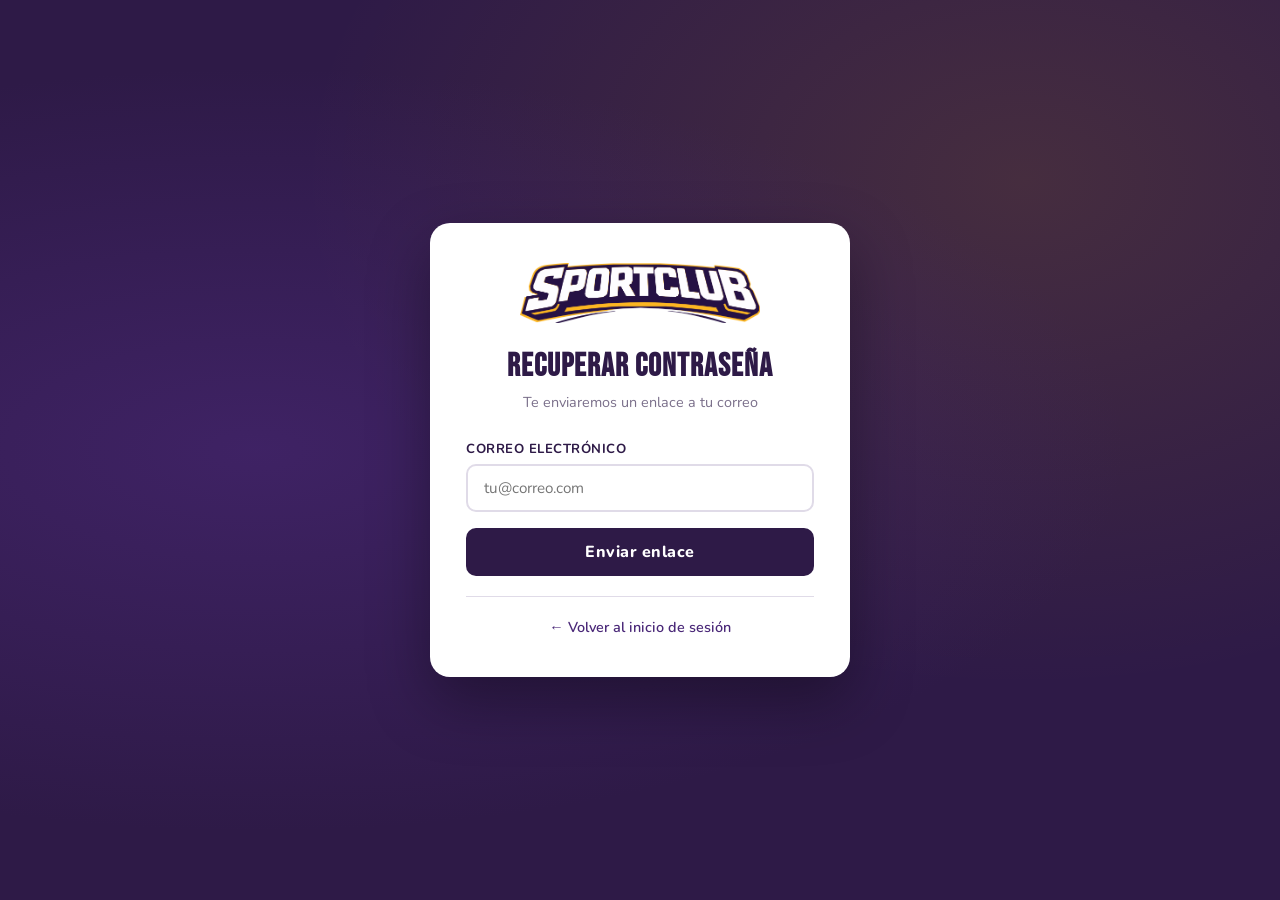
<file: recover.html>
<!DOCTYPE html>
<html lang="es">
<head>
  <meta charset="UTF-8">
  <meta name="viewport" content="width=device-width, initial-scale=1.0">
  <title>Recuperar Contraseña – SportClub</title>
  <link rel="stylesheet" href="CSS/styles.css">
</head>
<body class="centered-page">

  <div class="auth-card">
    <img src="logo_empresa_letra_v1.png" alt="SportClub" class="auth-logo">
    <h1>Recuperar Contraseña</h1>
    <p class="subtitle">Te enviaremos un enlace a tu correo</p>

    <div class="alert success" id="successMsg">
      ✅ ¡Correo enviado! Revisa tu bandeja de entrada.
    </div>

    <form id="recoverForm" onsubmit="return handleRecover(event)">

      <div class="form-group">
        <label for="email">Correo electrónico</label>
        <input type="email" id="email" placeholder="tu@correo.com" required>
      </div>

      <button type="submit" class="btn-primary">Enviar enlace</button>
    </form>

    <hr class="divider">

    <div class="auth-links">
      <a href="login.html">← Volver al inicio de sesión</a>
    </div>
  </div>

  <script>
    document.getElementById('successMsg').style.display = 'none';

    function handleRecover(e) {
      e.preventDefault();
      document.getElementById('recoverForm').style.display = 'none';
      document.getElementById('successMsg').style.display = 'block';
      return false;
    }
  </script>

</body>
</html>
</file>
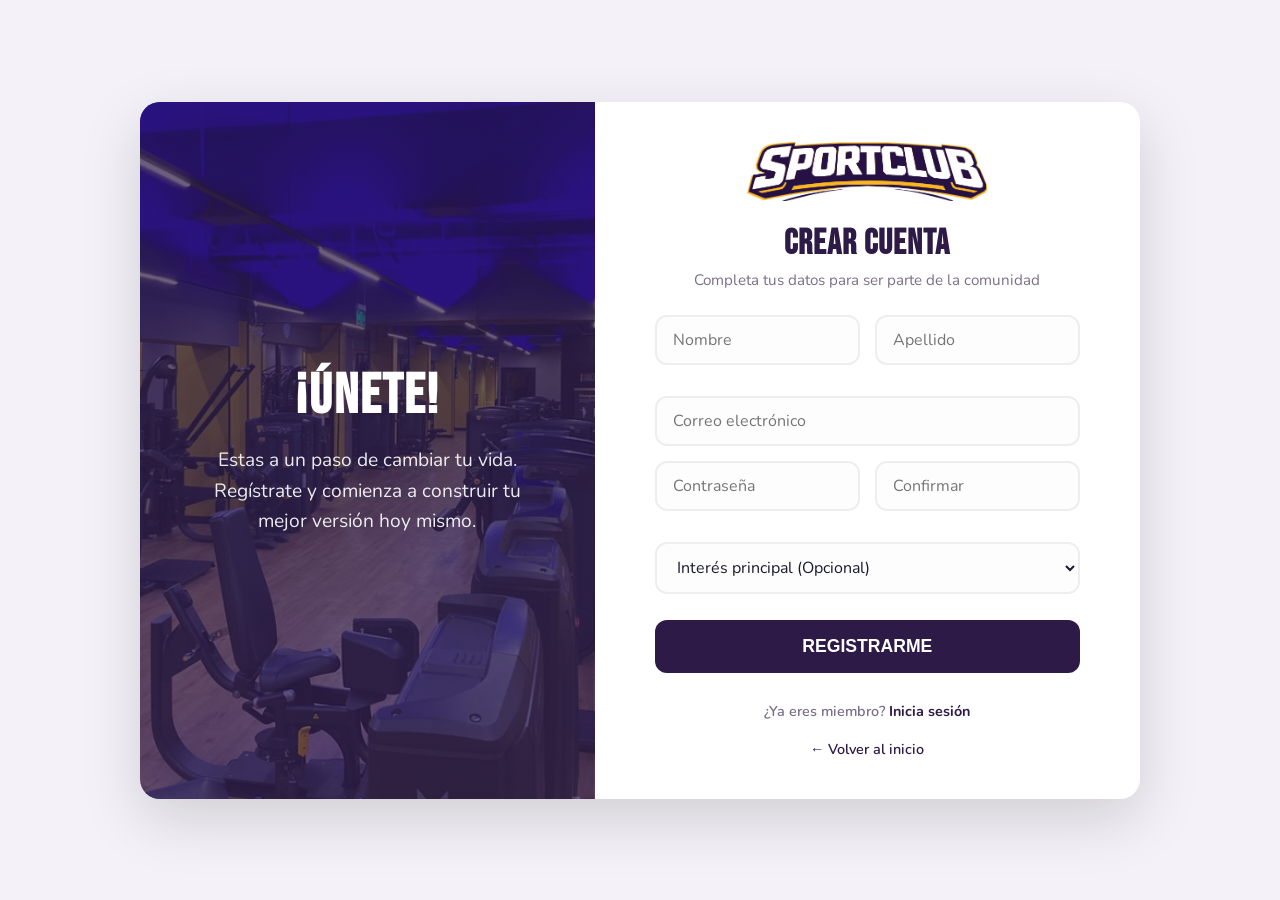
<file: register.html>
<!DOCTYPE html>
<html lang="es">
<head>
  <meta charset="UTF-8">
  <meta name="viewport" content="width=device-width, initial-scale=1.0">
  <title>Crear Cuenta – SportClub</title>
  <link rel="stylesheet" href="CSS/styles.css">
  <style>
    body {
      margin: 0;
      padding: 0;
      min-height: 100vh;
      display: flex;
      align-items: center;
      justify-content: center;
      background: #f4f2f8;
      font-family: 'Nunito', sans-serif;
    }

    .register-container {
      display: flex;
      width: 1000px;
      min-height: 650px;
      background: white;
      border-radius: 20px;
      overflow: hidden;
      box-shadow: 0 20px 60px rgba(0,0,0,0.15);
      margin: 20px;
    }

    .register-image {
      flex: 1;
      background: linear-gradient(rgba(46, 26, 71, 0.7), rgba(46, 26, 71, 0.7)), url('img/gim4.jpg');
      background-size: cover;
      background-position: center;
      display: flex;
      flex-direction: column;
      justify-content: center;
      align-items: center;
      color: white;
      padding: 50px;
      text-align: center;
    }

    .register-image h2 {
      font-size: 3.5rem;
      margin-bottom: 15px;
      font-family: 'Bebas Neue', sans-serif;
      letter-spacing: 2px;
    }

    .register-image p {
      font-size: 1.2rem;
      opacity: 0.9;
      line-height: 1.6;
    }

    .register-form-side {
      flex: 1.2;
      padding: 40px 60px;
      display: flex;
      flex-direction: column;
      justify-content: center;
    }

    .auth-logo {
      height: 60px;
      margin-bottom: 20px;
      margin-top: 0;
      align-self: center;
      object-fit: contain;
    }

    .register-form-side h1 {
      font-size: 2.2rem;
      color: var(--purple-dark);
      margin-bottom: 5px;
      text-align: center;
      font-family: 'Bebas Neue', sans-serif;
      letter-spacing: 1px;
    }

    .subtitle {
      text-align: center;
      color: var(--text-muted);
      margin-bottom: 25px;
      font-size: 0.95rem;
    }

    .form-row {
      display: grid;
      grid-template-columns: 1fr 1fr;
      gap: 15px;
      margin-bottom: 15px;
    }

    .form-group input, .form-group select {
      width: 100%;
      padding: 12px 16px;
      border: 2px solid #eee;
      border-radius: 12px;
      font-size: 1rem;
      font-family: 'Nunito', sans-serif;
      transition: all 0.3s;
      background: #fdfdfd;
    }

    .form-group input:focus, .form-group select:focus {
      border-color: var(--purple-dark);
      outline: none;
      box-shadow: 0 5px 15px rgba(46, 26, 71, 0.1);
    }

    .btn-register-submit {
      width: 100%;
      padding: 16px;
      background-color: var(--purple-dark);
      color: white;
      border: none;
      border-radius: 12px;
      font-size: 1.1rem;
      font-weight: 800;
      cursor: pointer;
      transition: all 0.3s;
      margin-top: 10px;
    }

    .btn-register-submit:hover {
      background-color: var(--purple-mid);
      transform: translateY(-2px);
    }

    .auth-links {
      margin-top: 20px;
      text-align: center;
      display: flex;
      flex-direction: column;
      gap: 10px;
    }

    .auth-links a {
      text-decoration: none;
      color: var(--text-muted);
      font-size: 0.9rem;
    }

    .auth-links strong {
      color: var(--purple-dark);
    }

    .btn-back-home {
      display: inline-block;
      margin-top: 10px;
      color: var(--purple-dark) !important;
      font-weight: 700;
      font-size: 0.85rem;
    }

    @media (max-width: 950px) {
      .register-container {
        flex-direction: column;
        width: 100%;
        max-width: 450px;
        min-height: auto;
      }
      .register-image { display: none; }
      .register-form-side { padding: 30px; }
    }
  </style>
</head>
<body>

  <div class="register-container">
    
    <div class="register-image">
      <h2>¡ÚNETE!</h2>
      <p>Estas a un paso de cambiar tu vida. Regístrate y comienza a construir tu mejor versión hoy mismo.</p>
    </div>

    <div class="register-form-side">
      <img src="logo_empresa_letra_v1.png" alt="SportClub" class="auth-logo">
      
      <h1>Crear Cuenta</h1>
      <p class="subtitle">Completa tus datos para ser parte de la comunidad</p>

      <form onsubmit="return handleRegister(event)">
        <div class="form-row">
          <div class="form-group">
            <input type="text" placeholder="Nombre" required>
          </div>
          <div class="form-group">
            <input type="text" placeholder="Apellido" required>
          </div>
        </div>

        <div class="form-group" style="margin-bottom: 15px;">
          <input type="email" placeholder="Correo electrónico" required>
        </div>

        <div class="form-row">
          <div class="form-group">
            <input type="password" placeholder="Contraseña" minlength="6" required>
          </div>
          <div class="form-group">
            <input type="password" placeholder="Confirmar" required>
          </div>
        </div>

        <div class="form-group">
          <select required>
            <option value="" disabled selected>Interés principal (Opcional)</option>
            <option>CrossFit</option>
            <option>Funcional</option>
            <option>Spinning</option>
            <option>Yoga</option>
          </select>
        </div>

        <button type="submit" class="btn-register-submit">REGISTRARME</button>
      </form>

      <div class="auth-links">
        <a href="login.html">¿Ya eres miembro? <strong>Inicia sesión</strong></a>
        <a href="index.html" class="btn-back-home">← Volver al inicio</a>
      </div>
    </div>

  </div>

  <script>
    function handleRegister(event) {
      event.preventDefault();
      window.location.href = 'dashboard-user.html';
      return false;
    }
  </script>

</body>
</html>
</file>
<file: CSS/styles.css>
@import url('https://fonts.googleapis.com/css2?family=Bebas+Neue&family=Nunito:wght@400;600;700;800&display=swap');


:root {
  --purple-dark: #2E1A47;
  --purple-mid: #4a2878;
  --yellow: #F2B705;
  --yellow-hover: #d9a404;
  --white: #FFFFFF;
  --gray-light: #f4f2f8;
  --gray-mid: #e0dbe8;
  --text-dark: #1a1a2e;
  --text-muted: #7a6f8a;

  /* Colores por perfil */
  --user-color: #1565C0;
  --user-light: #e8f0fe;
  --coach-color: #2E7D32;
  --coach-light: #e8f5e9;
  --admin-color: #6A1B9A;
  --admin-light: #f3e5f5;
}


*, *::before, *::after {
  margin: 0;
  padding: 0;
  box-sizing: border-box;
}

body {
  font-family: 'Nunito', sans-serif;
  background: var(--gray-light);
  color: var(--text-dark);
  min-height: 100vh;
}


body.centered-page {
  display: flex;
  flex-direction: column;
  align-items: center;
  justify-content: center;
  background: var(--purple-dark);
  background-image:
    radial-gradient(ellipse at 20% 50%, rgba(74,40,120,0.6) 0%, transparent 60%),
    radial-gradient(ellipse at 80% 20%, rgba(242,183,5,0.12) 0%, transparent 50%);
  min-height: 100vh;
}

.auth-card {
  background: var(--white);
  border-radius: 20px;
  padding: 40px 36px;
  width: 100%;
  max-width: 420px;
  box-shadow: 0 24px 60px rgba(0,0,0,0.35);
  animation: slideUp 0.45s ease;
}

@keyframes slideUp {
  from { opacity: 0; transform: translateY(30px); }
  to   { opacity: 1; transform: translateY(0); }
}

.auth-logo {
  display: block;
  margin: 0 auto 24px;
  height: 60px;
  object-fit: contain;
}

.auth-card h1 {
  font-family: 'Bebas Neue', sans-serif;
  font-size: 2rem;
  color: var(--purple-dark);
  text-align: center;
  letter-spacing: 1px;
  margin-bottom: 6px;
}

.auth-card p.subtitle {
  text-align: center;
  color: var(--text-muted);
  font-size: 0.9rem;
  margin-bottom: 28px;
}


.form-group {
  margin-bottom: 16px;
}

.form-group label {
  display: block;
  font-size: 0.82rem;
  font-weight: 700;
  color: var(--purple-dark);
  margin-bottom: 6px;
  text-transform: uppercase;
  letter-spacing: 0.5px;
}

.form-group input,
.form-group select,
.form-group textarea {
  width: 100%;
  padding: 12px 16px;
  border: 2px solid var(--gray-mid);
  border-radius: 10px;
  font-family: 'Nunito', sans-serif;
  font-size: 0.95rem;
  color: var(--text-dark);
  background: var(--white);
  transition: border-color 0.2s, box-shadow 0.2s;
  outline: none;
}

.form-group input:focus,
.form-group select:focus,
.form-group textarea:focus {
  border-color: var(--purple-mid);
  box-shadow: 0 0 0 3px rgba(74,40,120,0.12);
}


.btn-primary {
  display: block;
  width: 100%;
  padding: 13px;
  background: var(--purple-dark);
  color: var(--white);
  border: none;
  border-radius: 10px;
  font-family: 'Nunito', sans-serif;
  font-size: 1rem;
  font-weight: 800;
  letter-spacing: 0.5px;
  cursor: pointer;
  transition: background 0.2s, transform 0.1s;
  margin-top: 8px;
  text-align: center;
  text-decoration: none;
}

.btn-primary:hover {
  background: var(--purple-mid);
  transform: translateY(-1px);
}

.btn-primary:active {
  transform: translateY(0);
}

.btn-yellow {
  background: var(--yellow);
  color: var(--purple-dark);
}

.btn-yellow:hover {
  background: var(--yellow-hover);
}

.btn-outline {
  display: block;
  width: 100%;
  padding: 13px;
  background: transparent;
  color: var(--purple-dark);
  border: 2px solid var(--purple-dark);
  border-radius: 10px;
  font-family: 'Nunito', sans-serif;
  font-size: 1rem;
  font-weight: 700;
  cursor: pointer;
  transition: all 0.2s;
  margin-top: 10px;
  text-align: center;
  text-decoration: none;
}

.btn-outline:hover {
  background: var(--purple-dark);
  color: var(--white);
}

.btn-sm {
  display: inline-block;
  padding: 6px 14px;
  border-radius: 8px;
  font-family: 'Nunito', sans-serif;
  font-size: 0.82rem;
  font-weight: 700;
  cursor: pointer;
  border: none;
  transition: all 0.2s;
  text-decoration: none;
}

.btn-sm.yellow { background: var(--yellow); color: var(--purple-dark); }
.btn-sm.yellow:hover { background: var(--yellow-hover); }
.btn-sm.purple { background: var(--purple-dark); color: var(--white); }
.btn-sm.purple:hover { background: var(--purple-mid); }
.btn-sm.outline { background: transparent; border: 2px solid currentColor; }


.auth-links {
  text-align: center;
  margin-top: 18px;
}

.auth-links a {
  color: var(--purple-mid);
  text-decoration: none;
  font-size: 0.9rem;
  font-weight: 600;
  display: block;
  margin-top: 8px;
  transition: color 0.2s;
}

.auth-links a:hover {
  color: var(--yellow-hover);
}


.divider {
  border: none;
  border-top: 1px solid var(--gray-mid);
  margin: 20px 0;
}


.alert {
  padding: 12px 16px;
  border-radius: 10px;
  font-size: 0.9rem;
  font-weight: 600;
  margin-bottom: 16px;
  display: none;
}

.alert.success { background: #e8f5e9; color: #2e7d32; border: 1px solid #a5d6a7; display: block; }
.alert.error   { background: #fce4ec; color: #c62828; border: 1px solid #ef9a9a; display: block; }


.landing-hero {
  text-align: center;
  margin-bottom: 30px;
  animation: slideUp 0.5s ease;
}

.landing-hero h1 {
  font-family: 'Bebas Neue', sans-serif;
  font-size: 2.8rem;
  color: var(--white);
  letter-spacing: 2px;
  line-height: 1.1;
  margin-bottom: 8px;
}

.landing-hero p {
  color: rgba(255,255,255,0.75);
  font-size: 1rem;
  max-width: 320px;
  margin: 0 auto;
}

.landing-tagline {
  display: inline-block;
  background: var(--yellow);
  color: var(--purple-dark);
  font-weight: 800;
  font-size: 0.8rem;
  letter-spacing: 1.5px;
  text-transform: uppercase;
  padding: 4px 12px;
  border-radius: 20px;
  margin-bottom: 12px;
}


body.dashboard {
  display: flex;
  flex-direction: column;
  background: var(--gray-light);
  min-height: 100vh;
}


.dash-header {
  display: flex;
  align-items: center;
  justify-content: space-between;
  padding: 0 28px;
  height: 64px;
  position: sticky;
  top: 0;
  z-index: 100;
  box-shadow: 0 2px 12px rgba(0,0,0,0.18);
}

.dash-header img {
  height: 40px;
  object-fit: contain;
}

.dash-header-actions {
  display: flex;
  gap: 10px;
  align-items: center;
}

.dash-header-actions button,
.dash-header-actions a {
  padding: 7px 16px;
  border-radius: 8px;
  font-family: 'Nunito', sans-serif;
  font-size: 0.85rem;
  font-weight: 700;
  cursor: pointer;
  border: none;
  text-decoration: none;
  transition: all 0.2s;
}

.btn-edit-profile {
  background: rgba(255,255,255,0.15);
  color: var(--white);
  border: 1px solid rgba(255,255,255,0.3) !important;
}

.btn-edit-profile:hover {
  background: rgba(255,255,255,0.25);
}

.btn-logout {
  background: var(--yellow) !important;
  color: var(--purple-dark) !important;
}

.btn-logout:hover {
  background: var(--yellow-hover) !important;
}


.dash-nav {
  display: flex;
  align-items: center;
  padding: 0 28px;
  height: 48px;
  gap: 4px;
  border-bottom: 1px solid rgba(0,0,0,0.06);
}

.dash-nav a {
  padding: 6px 16px;
  border-radius: 8px;
  font-size: 0.9rem;
  font-weight: 700;
  text-decoration: none;
  transition: all 0.2s;
}


.dash-main {
  padding: 28px;
  flex: 1;
}

.dash-main h2 {
  font-family: 'Bebas Neue', sans-serif;
  font-size: 1.6rem;
  letter-spacing: 1px;
  margin-bottom: 20px;
}

.dash-grid {
  display: grid;
  grid-template-columns: repeat(auto-fit, minmax(280px, 1fr));
  gap: 20px;
}


.card {
  background: var(--white);
  border-radius: 14px;
  padding: 22px 24px;
  box-shadow: 0 2px 10px rgba(0,0,0,0.07);
}

.card h3 {
  font-family: 'Bebas Neue', sans-serif;
  font-size: 1.1rem;
  letter-spacing: 1px;
  margin-bottom: 14px;
  padding-bottom: 10px;
  border-bottom: 2px solid var(--gray-mid);
}


.dash-table {
  width: 100%;
  border-collapse: collapse;
  font-size: 0.88rem;
}

.dash-table th {
  text-align: left;
  padding: 8px 10px;
  font-size: 0.75rem;
  text-transform: uppercase;
  letter-spacing: 0.5px;
  border-bottom: 2px solid var(--gray-mid);
  color: var(--text-muted);
}

.dash-table td {
  padding: 10px 10px;
  border-bottom: 1px solid var(--gray-light);
  vertical-align: middle;
}

.dash-table tr:last-child td {
  border-bottom: none;
}


.item-list {
  list-style: none;
}

.item-list li {
  padding: 10px 0;
  border-bottom: 1px solid var(--gray-light);
  font-size: 0.9rem;
  display: flex;
  align-items: center;
  justify-content: space-between;
}

.item-list li:last-child {
  border-bottom: none;
}


.badge {
  display: inline-block;
  padding: 3px 10px;
  border-radius: 20px;
  font-size: 0.75rem;
  font-weight: 700;
}


.stat-grid {
  display: grid;
  grid-template-columns: repeat(3, 1fr);
  gap: 12px;
  margin-bottom: 20px;
}

.stat-card {
  background: var(--white);
  border-radius: 12px;
  padding: 16px;
  text-align: center;
  box-shadow: 0 2px 8px rgba(0,0,0,0.07);
}

.stat-card .stat-number {
  font-family: 'Bebas Neue', sans-serif;
  font-size: 2.2rem;
  line-height: 1;
  margin-bottom: 4px;
}

.stat-card .stat-label {
  font-size: 0.78rem;
  color: var(--text-muted);
  font-weight: 700;
  text-transform: uppercase;
  letter-spacing: 0.4px;
}


.avatar {
  width: 42px;
  height: 42px;
  border-radius: 50%;
  display: flex;
  align-items: center;
  justify-content: center;
  font-weight: 800;
  font-size: 1rem;
  flex-shrink: 0;
}


body.user-dash .dash-header { background: var(--user-color); }
body.user-dash .dash-nav { background: #e8f0fe; }
body.user-dash .dash-nav a { color: var(--user-color); }
body.user-dash .dash-nav a:hover,
body.user-dash .dash-nav a.active { background: var(--user-color); color: var(--white); }
body.user-dash .card h3 { color: var(--user-color); border-color: var(--user-light); }
body.user-dash .badge { background: var(--user-light); color: var(--user-color); }
body.user-dash .stat-card .stat-number { color: var(--user-color); }
body.user-dash .avatar { background: var(--user-light); color: var(--user-color); }
body.user-dash .btn-sm.main { background: var(--user-color); color: #fff; }
body.user-dash .btn-sm.main:hover { background: #0d47a1; }


body.coach-dash .dash-header { background: var(--coach-color); }
body.coach-dash .dash-nav { background: #e8f5e9; }
body.coach-dash .dash-nav a { color: var(--coach-color); }
body.coach-dash .dash-nav a:hover,
body.coach-dash .dash-nav a.active { background: var(--coach-color); color: var(--white); }
body.coach-dash .card h3 { color: var(--coach-color); border-color: var(--coach-light); }
body.coach-dash .badge { background: var(--coach-light); color: var(--coach-color); }
body.coach-dash .stat-card .stat-number { color: var(--coach-color); }
body.coach-dash .avatar { background: var(--coach-light); color: var(--coach-color); }
body.coach-dash .btn-sm.main { background: var(--coach-color); color: #fff; }
body.coach-dash .btn-sm.main:hover { background: #1b5e20; }


body.admin-dash .dash-header { background: var(--admin-color); }
body.admin-dash .dash-nav { background: #f3e5f5; }
body.admin-dash .dash-nav a { color: var(--admin-color); }
body.admin-dash .dash-nav a:hover,
body.admin-dash .dash-nav a.active { background: var(--admin-color); color: var(--white); }
body.admin-dash .card h3 { color: var(--admin-color); border-color: #e1bee7; }
body.admin-dash .badge { background: #f3e5f5; color: var(--admin-color); }
body.admin-dash .stat-card .stat-number { color: var(--admin-color); }
body.admin-dash .avatar { background: #f3e5f5; color: var(--admin-color); }
body.admin-dash .btn-sm.main { background: var(--admin-color); color: #fff; }
body.admin-dash .btn-sm.main:hover { background: #4a148c; }


@media (max-width: 600px) {
  .auth-card { margin: 20px; padding: 28px 20px; }
  .dash-main { padding: 16px; }
  .stat-grid { grid-template-columns: repeat(2, 1fr); }
  .dash-header { padding: 0 16px; }
  .dash-nav { padding: 0 12px; overflow-x: auto; }
}
</file>
